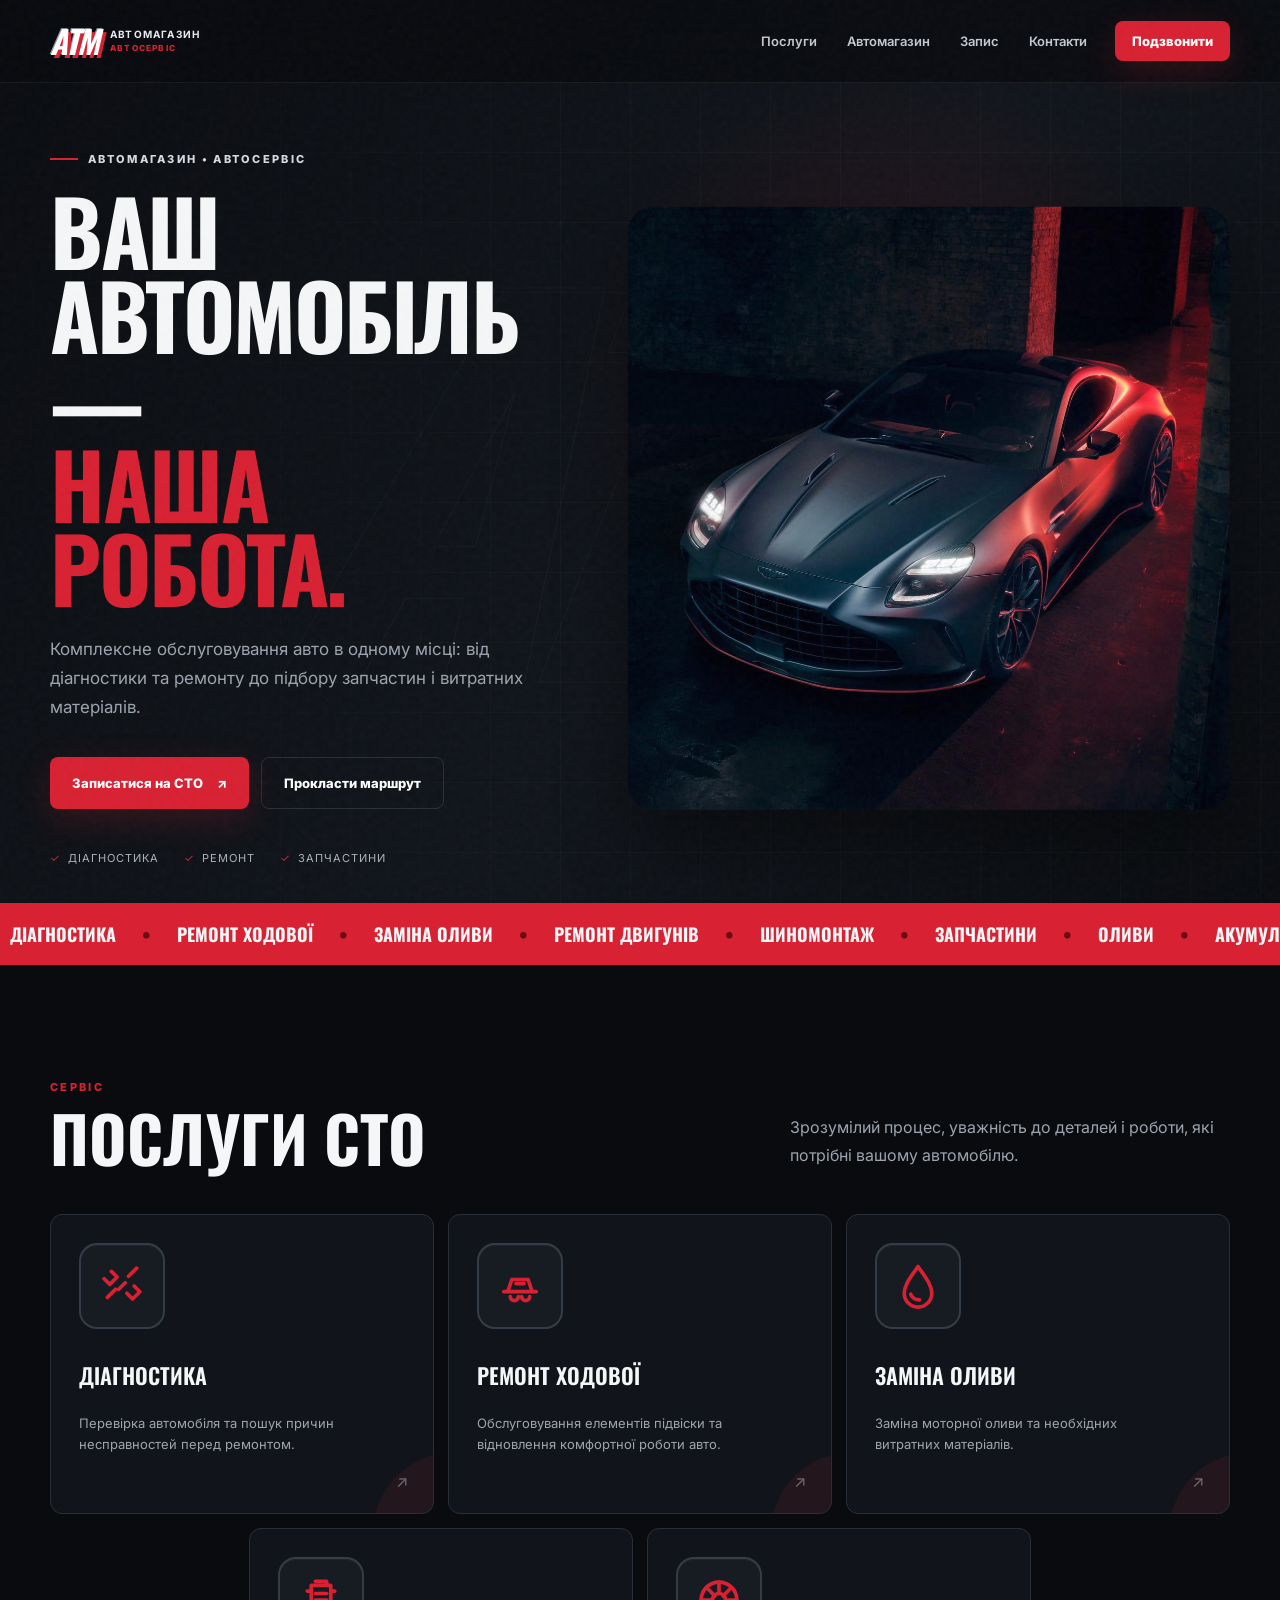
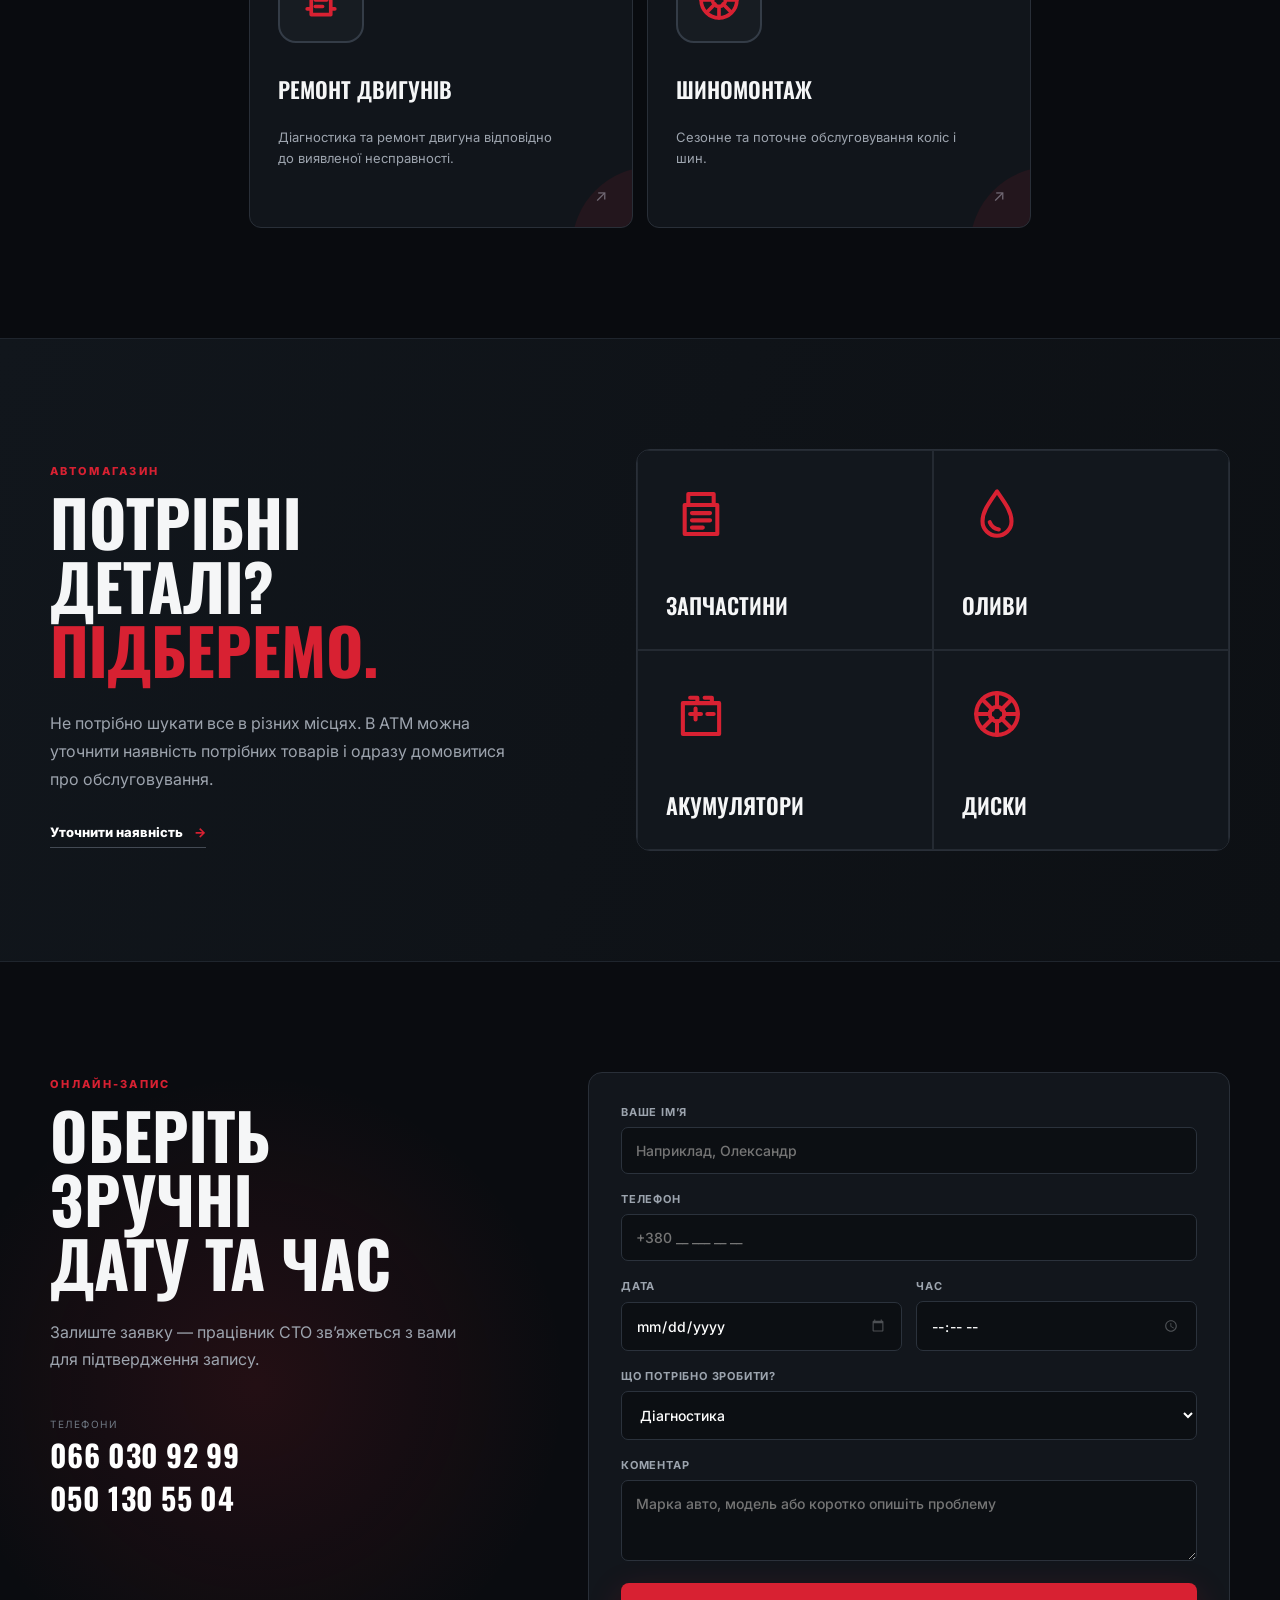
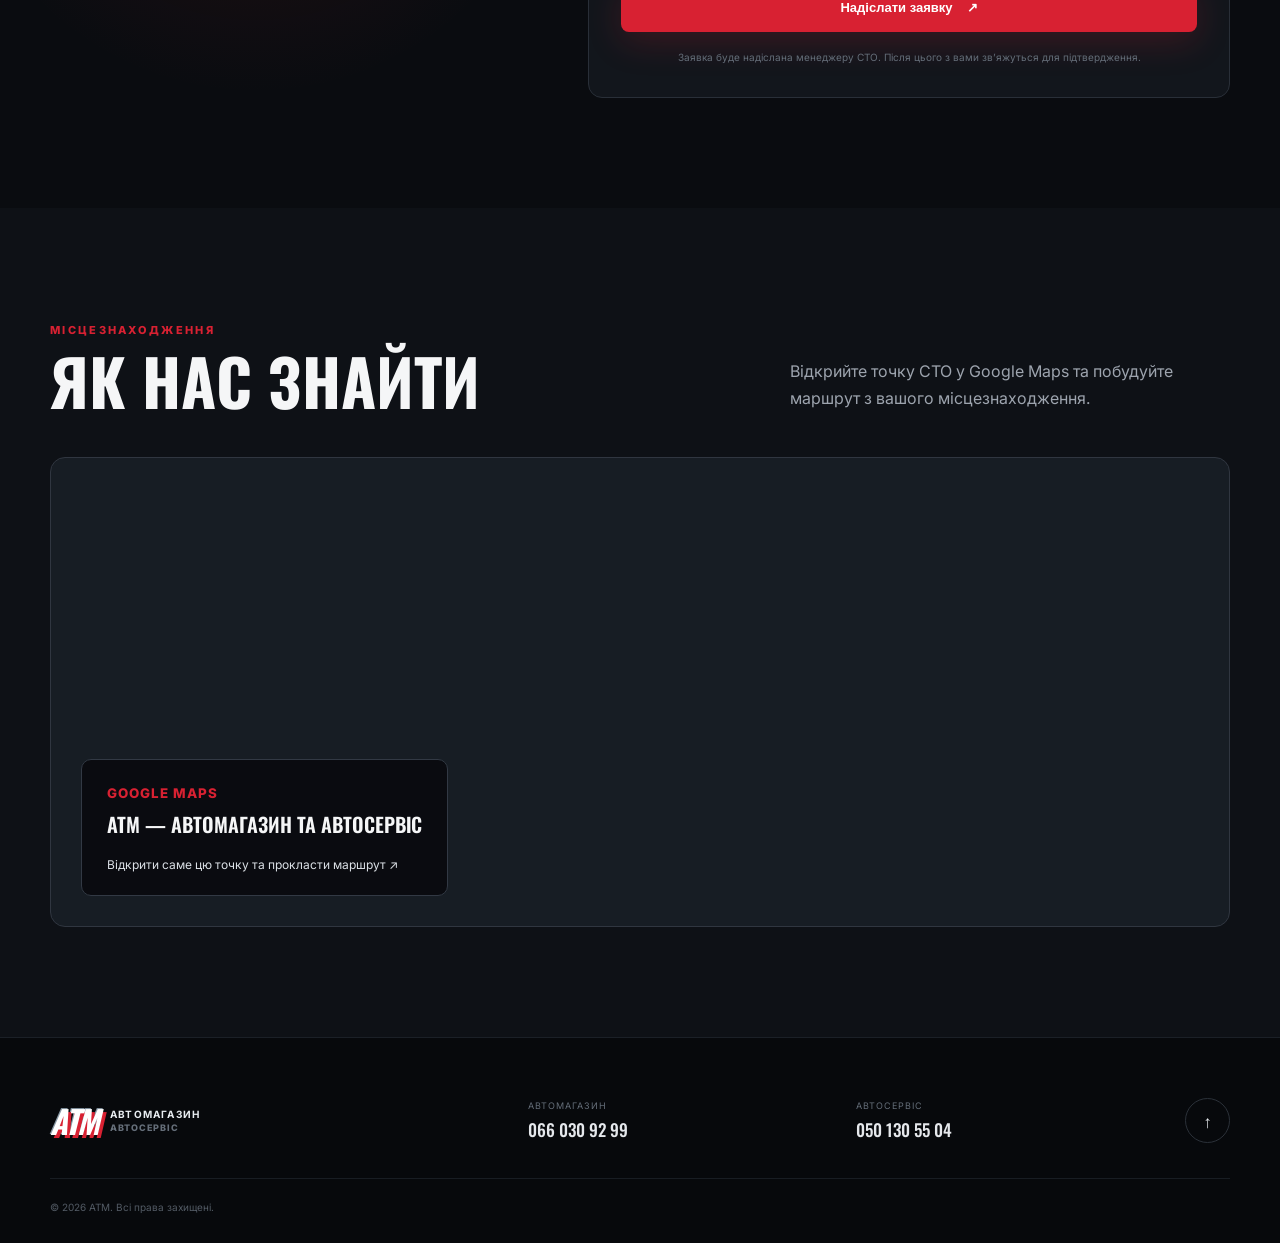
<file: index.html>
<!doctype html>
<html lang="uk">
<head>
  <meta charset="UTF-8" />
  <meta name="viewport" content="width=device-width, initial-scale=1.0" />
  <meta name="description" content="АТМ — автомагазин та автосервіс. Діагностика, ремонт ходової та двигунів, заміна оливи, шиномонтаж, запчастини, оливи, акумулятори та диски." />
  <title>АТМ — Автомагазин & Автосервіс</title>
  <link rel="preconnect" href="https://fonts.googleapis.com">
  <link rel="preconnect" href="https://fonts.gstatic.com" crossorigin>
  <link href="https://fonts.googleapis.com/css2?family=Inter:wght@400;500;600;700;800;900&family=Oswald:wght@500;600;700&display=swap" rel="stylesheet">
  <link rel="stylesheet" href="styles.css" />
</head>
<body id="top">
  <div class="noise"></div>
  <header class="header" id="top">
    <div class="container nav">
      <a class="brand" href="#top" aria-label="АТМ — на головну">
        <span class="brand-mark">ATM</span>
        <span class="brand-copy"><b>Автомагазин</b><small>Автосервіс</small></span>
      </a>
      <nav class="nav-links" aria-label="Головна навігація">
        <a href="#services">Послуги</a><a href="#shop">Автомагазин</a><a href="#booking">Запис</a><a href="#contacts">Контакти</a>
      </nav>
      <a class="btn btn-small" href="tel:+380501305504">Подзвонити</a>
      <button class="menu" aria-label="Відкрити меню"><span></span><span></span></button>
    </div>
  </header>

  <main>
    <section class="hero">
      <div class="hero-glow"></div>
      <div class="container hero-grid">
        <div class="hero-copy reveal">
          <div class="eyebrow"><span></span> Автомагазин • Автосервіс</div>
          <h1>Ваш автомобіль —<br><em>наша робота.</em></h1>
          <p>Комплексне обслуговування авто в одному місці: від діагностики та ремонту до підбору запчастин і витратних матеріалів.</p>
          <div class="hero-actions">
            <a class="btn" href="#booking">Записатися на СТО <span>↗</span></a>
            <a class="btn btn-ghost" href="https://maps.app.goo.gl/SMtoV5YVGsmZUaTb8" target="_blank" rel="noopener">Прокласти маршрут</a>
          </div>
          <div class="hero-points"><span>Діагностика</span><span>Ремонт</span><span>Запчастини</span></div>
        </div>
        <div class="hero-visual reveal delay">
          <div class="atm-watermark">ATM</div>
          <div class="car-wrap sport-car-photo" role="img" aria-label="Червоний спортивний автомобіль"></div>
        </div>
      </div>
      <div class="ticker" aria-label="Послуги АТМ"><div class="ticker-track"><div class="ticker-group"><span>ДІАГНОСТИКА</span><i>•</i><span>РЕМОНТ ХОДОВОЇ</span><i>•</i><span>ЗАМІНА ОЛИВИ</span><i>•</i><span>РЕМОНТ ДВИГУНІВ</span><i>•</i><span>ШИНОМОНТАЖ</span><i>•</i><span>ЗАПЧАСТИНИ</span><i>•</i><span>ОЛИВИ</span><i>•</i><span>АКУМУЛЯТОРИ</span><i>•</i><span>ДИСКИ</span><i>•</i></div></div></div>
    </section>

    <section class="section" id="services">
      <div class="container">
        <div class="section-head reveal"><div><span class="kicker">Сервіс</span><h2>Послуги СТО</h2></div><p>Зрозумілий процес, уважність до деталей і роботи, які потрібні вашому автомобілю.</p></div>
        <div class="service-grid">
          <article class="service-card reveal"><div class="icon"><svg viewBox="0 0 64 64"><path d="M14 46l10-10m16-16 10-10M19 14l7 7-9 9-7-7m28 18 7 7 9-9-7-7M28 36l8-8"/></svg></div><h3>Діагностика</h3><p>Перевірка автомобіля та пошук причин несправностей перед ремонтом.</p><span class="arrow">↗</span></article>
          <article class="service-card reveal"><div class="icon"><svg viewBox="0 0 64 64"><path d="M12 39h40M17 39l5-15h20l5 15M20 45a5 5 0 1 0 10 0m4 0a5 5 0 1 0 10 0M27 29h10"/></svg></div><h3>Ремонт ходової</h3><p>Обслуговування елементів підвіски та відновлення комфортної роботи авто.</p><span class="arrow">↗</span></article>
          <article class="service-card reveal"><div class="icon"><svg viewBox="0 0 64 64"><path d="M32 8c8 12 17 22 17 33a17 17 0 0 1-34 0C15 30 24 20 32 8Z"/><path d="M23 42c2 5 6 7 11 7"/></svg></div><h3>Заміна оливи</h3><p>Заміна моторної оливи та необхідних витратних матеріалів.</p><span class="arrow">↗</span></article>
          <article class="service-card reveal"><div class="icon"><svg viewBox="0 0 64 64"><path d="M20 14h24v36H20zM25 9h14v5M25 24h14M25 32h14M25 40h9M15 21h5m24 0h5M15 43h5m24 0h5"/></svg></div><h3>Ремонт двигунів</h3><p>Діагностика та ремонт двигуна відповідно до виявленої несправності.</p><span class="arrow">↗</span></article>
          <article class="service-card reveal"><div class="icon"><svg viewBox="0 0 64 64"><circle cx="32" cy="32" r="22"/><circle cx="32" cy="32" r="8"/><path d="M32 10v14m0 16v14M10 32h14m16 0h14M17 17l10 10m10 10 10 10M47 17 37 27M27 37 17 47"/></svg></div><h3>Шиномонтаж</h3><p>Сезонне та поточне обслуговування коліс і шин.</p><span class="arrow">↗</span></article>
        </div>
      </div>
    </section>

    <section class="section shop" id="shop">
      <div class="container shop-grid">
        <div class="shop-copy reveal"><span class="kicker">Автомагазин</span><h2>Потрібні деталі?<br><em>Підберемо.</em></h2><p>Не потрібно шукати все в різних місцях. В АТМ можна уточнити наявність потрібних товарів і одразу домовитися про обслуговування.</p><a class="text-link" href="tel:+380660309299">Уточнити наявність <span>→</span></a></div>
        <div class="parts reveal delay">
          <div class="part"><div class="part-icon"><svg viewBox="0 0 64 64"><path d="M18 10h28v12H18zM14 22h36v32H14zM22 31h20M22 39h20M22 47h12"/></svg></div><span>Запчастини</span></div><div class="part"><div class="part-icon"><svg viewBox="0 0 64 64"><path d="M32 7C23 20 16 29 16 40a16 16 0 0 0 32 0C48 29 41 20 32 7Z"/><path d="M24 41c2 5 5 7 10 8"/></svg></div><span>Оливи</span></div><div class="part"><div class="part-icon"><svg viewBox="0 0 64 64"><path d="M12 20h40v34H12zM20 14h8v6m8-6h8v6M20 32h12m-6-6v12M39 32h7"/></svg></div><span>Акумулятори</span></div><div class="part"><div class="part-icon"><svg viewBox="0 0 64 64"><circle cx="32" cy="32" r="23"/><circle cx="32" cy="32" r="8"/><path d="M32 9v15m0 16v15M9 32h15m16 0h15M16 16l11 11m10 10 11 11M48 16 37 27M27 37 16 48"/></svg></div><span>Диски</span></div>
        </div>
      </div>
    </section>

    <section class="section booking" id="booking">
      <div class="container booking-grid">
        <div class="booking-copy reveal"><span class="kicker">Онлайн-запис</span><h2>Оберіть зручні<br>дату та час</h2><p>Залиште заявку — працівник СТО зв’яжеться з вами для підтвердження запису.</p><div class="contact-mini"><span>Телефони</span><a href="tel:+380660309299">066 030 92 99</a><a href="tel:+380501305504">050 130 55 04</a></div></div>
        <form class="booking-form reveal delay" id="bookingForm" name="booking" method="POST" action="/success.html" data-netlify="true" netlify-honeypot="bot-field">
          <input type="hidden" name="form-name" value="booking">
          <p class="hidden-field"><label>Не заповнюйте це поле: <input name="bot-field"></label></p>
          <label>Ваше ім’я<input name="name" type="text" placeholder="Наприклад, Олександр" required></label>
          <label>Телефон<input name="phone" type="tel" placeholder="+380 __ ___ __ __" required></label>
          <div class="two"><label>Дата<input name="date" type="date" required></label><label>Час<input name="time" type="time" required></label></div>
          <label>Що потрібно зробити?<select name="service"><option>Діагностика</option><option>Ремонт ходової</option><option>Заміна оливи</option><option>Ремонт двигуна</option><option>Шиномонтаж</option><option>Інше</option></select></label>
          <label>Коментар<textarea name="message" rows="3" placeholder="Марка авто, модель або коротко опишіть проблему"></textarea></label>
          <button class="btn form-btn" type="submit">Надіслати заявку <span>↗</span></button>
          <p class="form-note" id="formNote">Заявка буде надіслана менеджеру СТО. Після цього з вами зв’яжуться для підтвердження.</p>
        </form>
      </div>
    </section>

    <section class="section location" id="contacts">
      <div class="container">
        <div class="section-head reveal"><div><span class="kicker">Місцезнаходження</span><h2>Як нас знайти</h2></div><p>Відкрийте точку СТО у Google Maps та побудуйте маршрут з вашого місцезнаходження.</p></div>
        <div class="google-map-card reveal">
          <iframe class="google-map" title="Автосервіс АТМ на Google Maps" src="https://maps.google.com/maps?q=48.6109963,22.2930838&z=16&hl=uk&iwloc=0&output=embed" loading="lazy" referrerpolicy="no-referrer-when-downgrade" allowfullscreen></iframe>
          <a class="map-pin-link" href="https://maps.app.goo.gl/SMtoV5YVGsmZUaTb8" target="_blank" rel="noopener" aria-label="Відкрити точку АТМ у Google Maps"></a>
          <div class="map-info"><small>Google Maps</small><h3>АТМ — автомагазин та автосервіс</h3><a href="https://maps.app.goo.gl/SMtoV5YVGsmZUaTb8" target="_blank" rel="noopener">Відкрити саме цю точку та прокласти маршрут ↗</a></div>
        </div>
      </div>
    </section>
  </main>

  <footer class="footer"><div class="container footer-grid"><div class="brand footer-brand"><span class="brand-mark">ATM</span><span class="brand-copy"><b>Автомагазин</b><small>Автосервіс</small></span></div><div><small>Автомагазин</small><a href="tel:+380660309299">066 030 92 99</a></div><div><small>Автосервіс</small><a href="tel:+380501305504">050 130 55 04</a></div><a class="to-top" href="#top">↑</a></div><div class="container copyright">© <span id="year"></span> АТМ. Всі права захищені.</div></footer>
  <script src="script.js"></script>
</body>
</html>
</file>
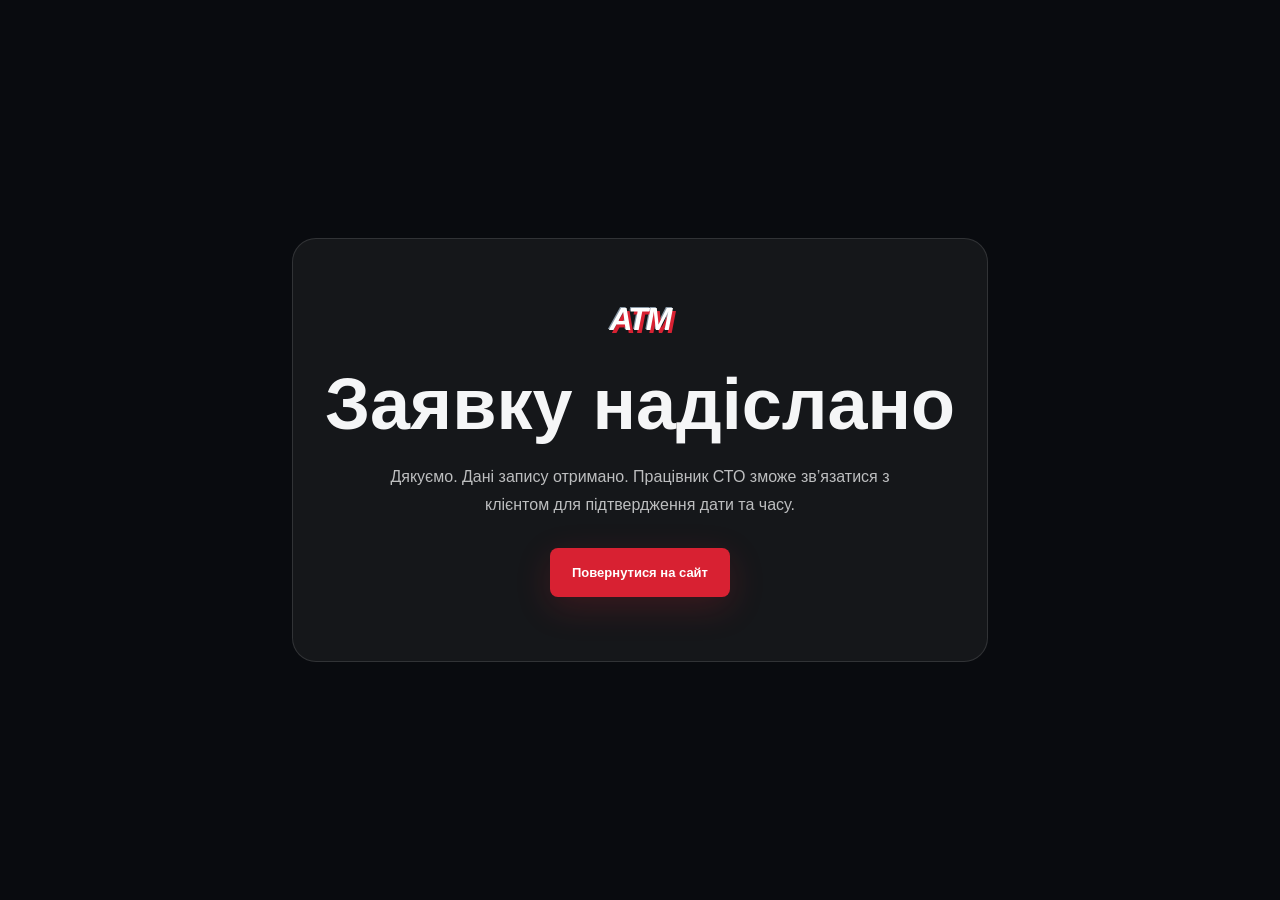
<file: success.html>
<!doctype html>
<html lang="uk">
<head>
  <meta charset="UTF-8">
  <meta name="viewport" content="width=device-width, initial-scale=1.0">
  <meta name="robots" content="noindex">
  <title>Заявку надіслано — АТМ</title>
  <link rel="stylesheet" href="styles.css">
  <style>
    body{min-height:100vh;display:grid;place-items:center;padding:24px}.success-card{max-width:720px;text-align:center;padding:64px 32px;border:1px solid rgba(255,255,255,.12);background:#15171a;border-radius:24px}.success-card .brand-mark{display:inline-block;margin-bottom:28px}.success-card h1{font-size:clamp(38px,7vw,72px);margin:0 0 18px}.success-card p{opacity:.75;max-width:540px;margin:0 auto 30px;line-height:1.7}
  </style>
</head>
<body>
  <main class="success-card">
    <span class="brand-mark">ATM</span>
    <h1>Заявку надіслано</h1>
    <p>Дякуємо. Дані запису отримано. Працівник СТО зможе зв’язатися з клієнтом для підтвердження дати та часу.</p>
    <a class="btn" href="/">Повернутися на сайт</a>
  </main>
</body>
</html>
</file>
<file: styles.css>
:root{--red:#d82132;--red2:#9f1521;--ink:#090b0f;--panel:#11151b;--panel2:#171c23;--text:#f5f6f7;--muted:#9da4ae;--line:#292f38;--bluegray:#667887}*{box-sizing:border-box}html{scroll-behavior:smooth}body{margin:0;background:var(--ink);color:var(--text);font-family:Inter,Arial,sans-serif;overflow-x:hidden}.noise{position:fixed;inset:0;pointer-events:none;opacity:.035;z-index:99;background-image:url("data:image/svg+xml,%3Csvg viewBox='0 0 180 180' xmlns='http://www.w3.org/2000/svg'%3E%3Cfilter id='n'%3E%3CfeTurbulence type='fractalNoise' baseFrequency='.8' numOctaves='3' stitchTiles='stitch'/%3E%3C/filter%3E%3Crect width='100%25' height='100%25' filter='url(%23n)' opacity='.9'/%3E%3C/svg%3E")}.container{width:min(1180px,calc(100% - 40px));margin:auto}.header{position:fixed;top:0;left:0;right:0;z-index:50;background:rgba(9,11,15,.72);backdrop-filter:blur(18px);border-bottom:1px solid rgba(255,255,255,.06)}.nav{height:82px;display:flex;align-items:center;justify-content:space-between;gap:28px}.brand{display:flex;align-items:center;gap:12px;color:white;text-decoration:none}.brand-mark{font-family:Oswald,sans-serif;font-weight:700;font-style:italic;font-size:32px;line-height:1;color:#fff;text-shadow:3px 3px 0 var(--red),-1px -1px 0 #8797a4;letter-spacing:-2px}.brand-copy{display:grid;text-transform:uppercase;line-height:1.05;font-size:10px;letter-spacing:1.2px}.brand-copy b{color:#e8edf1}.brand-copy small{color:var(--red);font-weight:800;margin-top:4px}.nav-links{display:flex;gap:30px;margin-left:auto}.nav-links a{color:#c4c9d0;text-decoration:none;font-size:13px;font-weight:600;transition:.25s}.nav-links a:hover{color:white}.btn{display:inline-flex;align-items:center;justify-content:center;gap:14px;background:var(--red);color:#fff;text-decoration:none;border:0;padding:17px 22px;border-radius:8px;font-weight:800;font-size:13px;cursor:pointer;box-shadow:0 10px 35px rgba(216,33,50,.2);transition:transform .25s,background .25s,box-shadow .25s}.btn:hover{transform:translateY(-2px);background:#ed2b3d;box-shadow:0 15px 40px rgba(216,33,50,.32)}.btn-small{padding:12px 17px}.menu{display:none;background:none;border:0}.hero{min-height:820px;padding-top:82px;position:relative;background:radial-gradient(circle at 70% 40%,rgba(216,33,50,.14),transparent 30%),linear-gradient(125deg,#0a0c10,#11151b 55%,#0a0c10);overflow:hidden}.hero:before{content:"";position:absolute;inset:82px 0 55px;background:linear-gradient(rgba(255,255,255,.025) 1px,transparent 1px),linear-gradient(90deg,rgba(255,255,255,.025) 1px,transparent 1px);background-size:70px 70px;mask-image:linear-gradient(to right,transparent,#000 45%,#000)}.hero-grid{min-height:680px;display:grid;grid-template-columns:1.02fr .98fr;align-items:center;position:relative;z-index:2}.eyebrow,.kicker{color:#d6dbe1;text-transform:uppercase;letter-spacing:2.3px;font-size:11px;font-weight:800}.eyebrow{display:flex;align-items:center;gap:10px}.eyebrow span{width:28px;height:2px;background:var(--red)}h1,h2,h3,p{margin-top:0}.hero h1{font-family:Oswald,sans-serif;font-size:clamp(58px,7vw,94px);line-height:.94;letter-spacing:-2.5px;text-transform:uppercase;margin:22px 0 26px}.hero h1 em,.shop h2 em{font-style:normal;color:var(--red)}.hero-copy>p{color:var(--muted);font-size:17px;line-height:1.7;max-width:590px}.hero-actions{display:flex;gap:12px;margin-top:35px}.btn-ghost{background:transparent;border:1px solid var(--line);box-shadow:none}.btn-ghost:hover{background:#151920;box-shadow:none}.hero-points{display:flex;gap:25px;margin-top:42px;color:#adb3bb;font-size:11px;text-transform:uppercase;letter-spacing:1px}.hero-points span:before{content:"✓";color:var(--red);margin-right:7px}.hero-visual{position:relative;height:600px}.atm-watermark{position:absolute;right:-20px;top:50px;font:900 210px/.8 Oswald;color:transparent;-webkit-text-stroke:1px rgba(255,255,255,.055);font-style:italic;letter-spacing:-15px}.car-wrap{position:absolute;width:125%;left:-14%;top:160px;filter:drop-shadow(0 35px 28px #000)}.car{width:100%;height:auto}.floating-card{position:absolute;right:5px;bottom:105px;background:rgba(21,26,33,.86);backdrop-filter:blur(12px);border:1px solid #303640;border-radius:12px;padding:16px 20px;display:flex;align-items:center;gap:12px}.floating-card small{display:block;color:#8e97a2;font-size:10px;text-transform:uppercase;letter-spacing:1px;margin-bottom:4px}.floating-card b{font-size:13px}.pulse{width:10px;height:10px;border-radius:50%;background:var(--red);box-shadow:0 0 0 7px rgba(216,33,50,.12);animation:pulse 1.8s infinite}.ticker{height:58px;background:var(--red);display:flex;align-items:center;overflow:hidden;transform:rotate(-1deg) scale(1.02);position:absolute;bottom:0;width:100%;z-index:4}.ticker div{font:700 18px Oswald;white-space:nowrap;animation:ticker 28s linear infinite}.ticker i{font-style:normal;color:#5c0b12;margin:0 24px}@keyframes ticker{to{transform:translateX(-50%)}}@keyframes pulse{50%{box-shadow:0 0 0 12px rgba(216,33,50,0)}}.section{padding:110px 0}.section-head{display:flex;justify-content:space-between;align-items:end;gap:50px;margin-bottom:45px}.section-head h2,.shop h2,.booking h2{font:700 clamp(42px,5vw,64px)/1 Oswald;text-transform:uppercase;margin:10px 0 0}.section-head p{max-width:440px;color:var(--muted);line-height:1.7;margin-bottom:0}.kicker{color:var(--red)}.service-grid{display:grid;grid-template-columns:repeat(6,1fr);gap:14px}.service-card{grid-column:span 2;min-height:300px;background:var(--panel);border:1px solid var(--line);border-radius:12px;padding:28px;position:relative;overflow:hidden;transition:.35s}.service-card:nth-child(4){grid-column:2/span 2}.service-card:hover{transform:translateY(-6px);border-color:#6b2730;background:#151a21}.service-card:after{content:"";position:absolute;width:160px;height:160px;border-radius:50%;background:rgba(216,33,50,.09);right:-100px;bottom:-100px;transition:.4s}.service-card:hover:after{transform:scale(1.8)}.num{position:absolute;right:22px;top:22px;color:#5d6570;font:600 12px Oswald}.icon{width:52px;height:52px;border-radius:10px;background:#242a32;display:grid;place-items:center;color:var(--red);font-size:25px;margin-bottom:45px}.service-card h3{font:600 22px Oswald;text-transform:uppercase}.service-card p{color:var(--muted);font-size:13px;line-height:1.65;max-width:280px}.arrow{position:absolute;right:25px;bottom:22px;color:#66707c}.shop{background:linear-gradient(110deg,#11161c,#0d1014);border-block:1px solid #1f252d}.shop-grid{display:grid;grid-template-columns:.9fr 1.1fr;gap:100px;align-items:center}.shop-copy p{color:var(--muted);line-height:1.75;max-width:520px;margin:28px 0}.text-link{color:white;text-decoration:none;font-weight:800;font-size:13px;border-bottom:1px solid #434a54;padding-bottom:7px}.text-link span{color:var(--red);margin-left:8px}.parts{display:grid;grid-template-columns:1fr 1fr;border:1px solid var(--line);border-radius:14px;overflow:hidden}.part{height:180px;padding:28px;display:flex;flex-direction:column;justify-content:space-between;background:#12171d;border:1px solid #242a32;transition:.3s}.part:hover{background:#181e25}.part b{font:500 11px Oswald;color:var(--red)}.part span{font:600 22px Oswald;text-transform:uppercase}.booking{background:radial-gradient(circle at 20% 50%,rgba(216,33,50,.12),transparent 28%),#0a0c10}.booking-grid{display:grid;grid-template-columns:.8fr 1.2fr;gap:110px;align-items:start}.booking-copy p{color:var(--muted);line-height:1.7;max-width:420px;margin:25px 0 45px}.contact-mini{display:grid;gap:8px}.contact-mini span{color:#6f7883;font-size:10px;text-transform:uppercase;letter-spacing:1.5px}.contact-mini a{font:600 20px Oswald;color:white;text-decoration:none}.booking-form{background:#12161c;border:1px solid var(--line);padding:32px;border-radius:14px;display:grid;gap:18px}.booking-form label{display:grid;gap:8px;color:#9ca4ae;font-size:11px;font-weight:700;text-transform:uppercase;letter-spacing:.8px}.booking-form input,.booking-form select,.booking-form textarea{width:100%;background:#0c0f13;color:white;border:1px solid #2b323c;border-radius:7px;padding:14px;font:500 14px Inter;outline:none;transition:.2s}.booking-form input:focus,.booking-form select:focus,.booking-form textarea:focus{border-color:var(--red);box-shadow:0 0 0 3px rgba(216,33,50,.09)}.two{display:grid;grid-template-columns:1fr 1fr;gap:14px}.form-btn{width:100%;margin-top:4px}.form-note{color:#646d78;font-size:10px;line-height:1.5;margin:0;text-align:center}.location{background:#0e1116}.map-card{height:440px;display:block;position:relative;border-radius:15px;overflow:hidden;border:1px solid #303640;background:#171d24;color:white;text-decoration:none}.map-grid{position:absolute;inset:0;background:linear-gradient(35deg,transparent 48%,#262e37 49%,#262e37 51%,transparent 52%),linear-gradient(145deg,transparent 48%,#262e37 49%,#262e37 51%,transparent 52%);background-size:90px 90px;opacity:.55}.road{position:absolute;background:#343c46;border:3px solid #1e242b}.r1{width:120%;height:44px;left:-10%;top:48%;transform:rotate(-8deg)}.r2{height:130%;width:34px;left:63%;top:-15%;transform:rotate(21deg)}.r3{width:75%;height:28px;left:4%;top:22%;transform:rotate(25deg)}.pin{position:absolute;left:64%;top:42%;width:66px;height:66px;border-radius:50% 50% 50% 0;transform:rotate(-45deg);background:var(--red);display:grid;place-items:center;box-shadow:0 15px 40px #000}.pin span{transform:rotate(45deg);font:800 16px Oswald}.map-info{position:absolute;left:30px;bottom:30px;background:rgba(9,11,15,.9);backdrop-filter:blur(10px);padding:22px 25px;border-radius:10px;border:1px solid #323944;max-width:390px}.map-info small{color:var(--red);text-transform:uppercase;font-weight:800;letter-spacing:1px}.map-info h3{font:600 20px Oswald;text-transform:uppercase;margin:7px 0 14px}.map-info span{font-size:12px;color:#b6bdc6}.footer{padding:60px 0 30px;background:#07090c;border-top:1px solid #1b2027}.footer-grid{display:grid;grid-template-columns:1.5fr 1fr 1fr auto;align-items:center;gap:30px}.footer-grid>div:not(.brand){display:grid;gap:6px}.footer-grid small{color:#656e79;text-transform:uppercase;font-size:9px;letter-spacing:1px}.footer-grid a{color:#e5e8ec;text-decoration:none;font:500 17px Oswald}.to-top{width:45px;height:45px;border:1px solid #2b3139;border-radius:50%;display:grid!important;place-items:center}.copyright{border-top:1px solid #181d23;margin-top:35px;padding-top:22px;color:#535b65;font-size:10px}.reveal{opacity:0;transform:translateY(25px);transition:opacity .7s ease,transform .7s ease}.reveal.visible{opacity:1;transform:none}.delay{transition-delay:.14s}@media(max-width:900px){.nav-links{display:none}.hero-grid,.shop-grid,.booking-grid{grid-template-columns:1fr}.hero{min-height:auto}.hero-grid{padding:90px 0 110px}.hero-visual{height:430px}.car-wrap{top:80px}.atm-watermark{font-size:160px}.service-grid{grid-template-columns:1fr 1fr}.service-card,.service-card:nth-child(4){grid-column:auto}.shop-grid,.booking-grid{gap:55px}.section-head{align-items:start;flex-direction:column}.footer-grid{grid-template-columns:1fr 1fr}.footer-brand{grid-column:1/-1}}@media(max-width:600px){.container{width:min(100% - 28px,1180px)}.header .btn-small{display:none}.menu{display:block}.hero h1{font-size:55px}.hero-actions{flex-direction:column}.hero-points{flex-wrap:wrap;gap:12px 18px}.hero-visual{height:330px}.car-wrap{width:145%;left:-25%;top:70px}.atm-watermark{font-size:120px}.floating-card{bottom:30px}.section{padding:78px 0}.service-grid{grid-template-columns:1fr}.service-card{min-height:260px}.parts{grid-template-columns:1fr}.part{height:130px}.two{grid-template-columns:1fr}.booking-form{padding:20px}.map-card{height:480px}.map-info{left:15px;right:15px;bottom:15px}.footer-grid{grid-template-columns:1fr}.footer-brand{grid-column:auto}.ticker div{font-size:15px}}

.hidden-field{position:absolute!important;left:-9999px!important;width:1px!important;height:1px!important;overflow:hidden!important}

/* v2 — continuous ticker, refreshed service icons and real Google map */
.ticker{height:62px;transform:none;left:0;width:100%;padding:0;overflow:hidden}
.ticker-track{display:flex;width:max-content;min-width:200%;animation:tickerLoop 32s linear infinite;will-change:transform}
.ticker-group{display:flex;align-items:center;justify-content:space-around;flex-shrink:0;min-width:100vw;font:700 18px Oswald;white-space:nowrap}
.ticker-group span{padding:0 10px}.ticker-group i{font-style:normal;color:#6b0c15;margin:0 16px}
@keyframes tickerLoop{from{transform:translateX(0)}to{transform:translateX(-50%)}}
.icon{width:70px;height:70px;border-radius:16px;background:linear-gradient(145deg,#242b34,#171c22);border:1px solid #353d48;margin-bottom:36px;box-shadow:inset 0 1px rgba(255,255,255,.04)}
.icon svg{width:39px;height:39px;fill:none;stroke:var(--red);stroke-width:2.4;stroke-linecap:round;stroke-linejoin:round}
.car-wrap{width:132%;left:-18%;top:145px}
.google-map-card{height:470px;position:relative;border-radius:15px;overflow:hidden;border:1px solid #303640;background:#171d24}
.google-map{position:absolute;inset:0;width:100%;height:100%;border:0;filter:saturate(.78) contrast(1.04)}
.google-map-card .map-info{z-index:2}.google-map-card .map-info a{color:#dce1e7;text-decoration:none;font-size:12px}.google-map-card .map-info a:hover{color:var(--red)}
@media(max-width:600px){.ticker-group{font-size:15px;min-width:1450px}.ticker-track{animation-duration:38s}.google-map-card{height:500px}.car-wrap{width:155%;left:-30%;top:58px}.icon{width:64px;height:64px}.icon svg{width:35px;height:35px}}

/* v3 refinements */
.sport-car-photo{
  width:118%;height:390px;left:-8%;top:118px;
  background-image:linear-gradient(90deg,rgba(9,11,15,.05),rgba(9,11,15,0) 55%),url('https://images.unsplash.com/photo-1503376780353-7e6692767b70?auto=format&fit=crop&w=1400&q=88');
  background-size:cover;background-position:center 58%;border-radius:28px;
  box-shadow:0 34px 70px rgba(0,0,0,.55);filter:none;overflow:hidden;
  -webkit-mask-image:linear-gradient(to bottom,#000 78%,transparent 100%);mask-image:linear-gradient(to bottom,#000 78%,transparent 100%);
}
.ticker{transform:none!important;left:0;right:0;width:100%!important;overflow:hidden}
.ticker-track{display:flex!important;width:max-content!important;gap:0!important;animation:tickerLoop 34s linear infinite!important;will-change:transform}
.ticker-group{display:flex!important;align-items:center;flex-shrink:0!important;min-width:0!important;width:max-content!important;font:700 18px Oswald;white-space:nowrap}
.ticker-group span{display:inline-block}.ticker-group i{flex:0 0 auto}
@keyframes tickerLoop{from{transform:translateX(0)}to{transform:translateX(-50%)}}
.service-card .icon{width:86px;height:86px;border-radius:18px;margin-bottom:30px;background:#171c22;border:2px solid #343c47}
.service-card .icon svg{width:52px;height:52px;fill:none;stroke:var(--red);stroke-width:4.5;stroke-linecap:round;stroke-linejoin:round}
.parts .part{height:200px}.part-icon{width:70px;height:70px;display:grid;place-items:center;color:var(--red)}
.part-icon svg{width:58px;height:58px;fill:none;stroke:currentColor;stroke-width:4.5;stroke-linecap:round;stroke-linejoin:round}
.booking-form input[type="date"],.booking-form input[type="time"]{color-scheme:dark}
.booking-form input[type="date"]::-webkit-calendar-picker-indicator,.booking-form input[type="time"]::-webkit-calendar-picker-indicator{filter:invert(66%) sepia(5%) saturate(481%) hue-rotate(174deg) brightness(94%) contrast(88%);opacity:.9;cursor:pointer}
.google-map-card .map-info{pointer-events:none}.google-map-card .map-info a{pointer-events:auto}
.map-pin-link{position:absolute;z-index:4;left:48.2%;top:39%;width:56px;height:70px;border-radius:50%;cursor:pointer}
.to-top{cursor:pointer;scroll-behavior:smooth}
@media(max-width:900px){.sport-car-photo{width:105%;height:330px;left:-2%;top:55px}}
@media(max-width:600px){.sport-car-photo{width:115%;height:270px;left:-8%;top:38px;border-radius:18px}.service-card .icon{width:78px;height:78px}.service-card .icon svg{width:46px;height:46px}.parts .part{height:155px}.part-icon{width:58px;height:58px}.part-icon svg{width:48px;height:48px}}

/* v4 — selected sports car, spacing, larger phones, truly seamless LED-style ticker */
.hero-grid{grid-template-columns:minmax(0,.92fr) minmax(0,1.08fr);column-gap:64px}
.hero-copy{padding-right:18px}
.hero-visual{min-width:0}
.sport-car-photo{
  width:100%;height:390px;left:0;top:118px;
  background-image:url('./sport-car.png');
  background-size:cover;background-position:center;
  border-radius:28px;box-shadow:0 34px 70px rgba(0,0,0,.55);
  filter:none;overflow:hidden;-webkit-mask-image:none;mask-image:none;
}
.floating-card{display:none!important}
.contact-mini a{font-size:30px;line-height:1.15;font-weight:700;letter-spacing:.3px}
.ticker{height:62px;overflow:hidden;display:flex;align-items:center}
.ticker-track{display:flex!important;width:max-content!important;min-width:0!important;gap:0!important;animation:none!important;will-change:transform}
.ticker-group{display:flex!important;align-items:center;flex:0 0 auto!important;width:max-content!important;min-width:0!important;white-space:nowrap;font:700 18px Oswald}
.ticker-group span{padding:0 10px}.ticker-group i{flex:0 0 auto;font-style:normal;color:#6b0c15;margin:0 16px}
@media(max-width:900px){.hero-grid{column-gap:0}.hero-copy{padding-right:0}.sport-car-photo{width:100%;height:330px;left:0;top:55px}}
@media(max-width:600px){.sport-car-photo{width:100%;height:260px;left:0;top:38px;border-radius:18px}.contact-mini a{font-size:26px}.ticker-group{font-size:15px!important;min-width:0!important}}

/* v5 — preserve the full car image + true one-line seamless marquee */
.sport-car-photo{
  width:100%;
  aspect-ratio:2000 / 674;
  height:auto;
  left:0;
  top:165px;
  background-size:100% 100%;
  background-repeat:no-repeat;
  background-position:center;
  border-radius:28px;
}
.ticker{height:62px;overflow:hidden;white-space:nowrap}
.ticker-track{display:flex!important;flex-flow:row nowrap!important;align-items:center;width:max-content!important;height:100%;}
.ticker-set{display:flex!important;flex-flow:row nowrap!important;align-items:center;flex:0 0 auto!important;width:max-content!important;height:100%;white-space:nowrap!important}
.ticker-group{display:flex!important;flex-flow:row nowrap!important;align-items:center;flex:0 0 auto!important;width:max-content!important;height:100%;white-space:nowrap!important}
.ticker-group span,.ticker-group i{white-space:nowrap!important;flex:0 0 auto!important}
@media(max-width:900px){.sport-car-photo{width:100%;height:auto;top:110px;aspect-ratio:2000 / 674}}
@media(max-width:600px){.sport-car-photo{width:100%;height:auto;top:85px;aspect-ratio:2000 / 674;border-radius:18px}.ticker{height:56px}}

/* v6 — balanced hero spacing + new square sports-car image */
.hero-grid{
  padding-top:70px;
  padding-bottom:100px;
  min-height:740px;
  align-items:center;
}
.hero-copy{align-self:center}
.hero-visual{height:600px;align-self:center}
.sport-car-photo{
  width:min(520px,92%);
  aspect-ratio:1 / 1;
  height:auto;
  left:50%;
  top:50%;
  transform:translate(-50%,-50%);
  background-image:url('./sport-car.png');
  background-size:cover;
  background-position:center;
  background-repeat:no-repeat;
  border-radius:24px;
}
@media(max-width:900px){
  .hero-grid{padding-top:70px;padding-bottom:90px;min-height:0}
  .hero-visual{height:auto;min-height:560px}
  .sport-car-photo{width:min(520px,92%);top:50%;left:50%;transform:translate(-50%,-50%);aspect-ratio:1/1}
}
@media(max-width:600px){
  .hero-grid{padding-top:55px;padding-bottom:80px}
  .hero-visual{min-height:390px}
  .sport-car-photo{width:100%;top:50%;left:50%;transform:translate(-50%,-50%);aspect-ratio:1/1;border-radius:18px}
}

/* v7 — slower marquee, larger hero image, one oversized ATM watermark across hero */
.hero::after{
  content:"ATM";
  position:absolute;
  left:50%;
  top:48%;
  transform:translate(-50%,-50%) skewX(-8deg);
  z-index:1;
  pointer-events:none;
  user-select:none;
  font-family:Oswald,sans-serif;
  font-weight:900;
  font-style:italic;
  font-size:clamp(260px,38vw,650px);
  line-height:.72;
  letter-spacing:-.08em;
  color:transparent;
  -webkit-text-stroke:1px rgba(255,255,255,.045);
  opacity:.8;
  white-space:nowrap;
}
.atm-watermark{display:none!important}
.hero-grid{z-index:2}
.hero-visual{height:660px}
.sport-car-photo{
  width:min(610px,100%);
  aspect-ratio:1/1;
  border-radius:26px;
  box-shadow:0 34px 70px rgba(0,0,0,.42);
}
@media(max-width:900px){
  .hero-visual{min-height:620px}
  .sport-car-photo{width:min(590px,96%)}
  .hero::after{font-size:clamp(230px,55vw,430px);top:54%}
}
@media(max-width:600px){
  .hero-visual{min-height:430px}
  .sport-car-photo{width:100%;border-radius:20px}
  .hero::after{font-size:58vw;top:58%}
}
</file>
